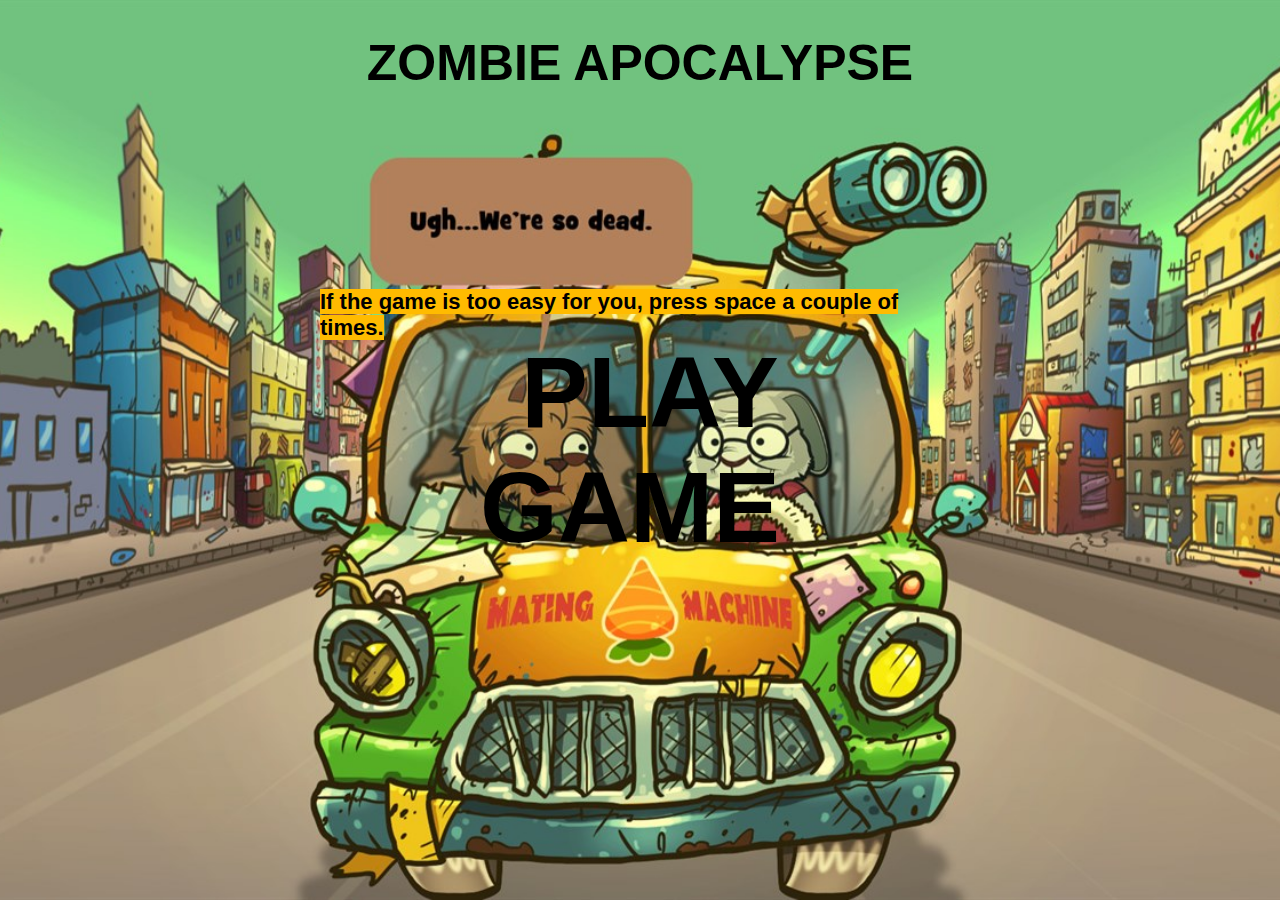
<file: video 5/index.html>
<!DOCTYPE html>
<html lang="en">

<head>
    
    <meta charset="UTF-8">
    <meta http-equiv="X-UA-Compatible" content="IE=edge">
    <meta name="viewport" content="width=device-width, initial-scale=1.0">
    <title>Meny</title>

    <link rel="stylesheet" href="style.css"> <!-- Länkar till CSS -->

</head>

<body>
    
    <h1>ZOMBIE APOCALYPSE</h1> <!-- Rubrik -->
    <button class="meny"> <!-- En knapp med en klass döpt meny -->
        <a href="spel.html" class="meny-text">PLAY GAME</a> <!-- Anchor element som tar sig til sidan som man spelar på -->
    </button>

    <div class="instructions">
        <h3 class="info"><mark>If the game is too easy for you, press space a couple of times.</mark></h3> <!-- Med elementet mark kan man lätt markera text och styla om i css om man inte vill ha grundgärgen gul  -->
    </div>
    
</body>

</html>
</file>
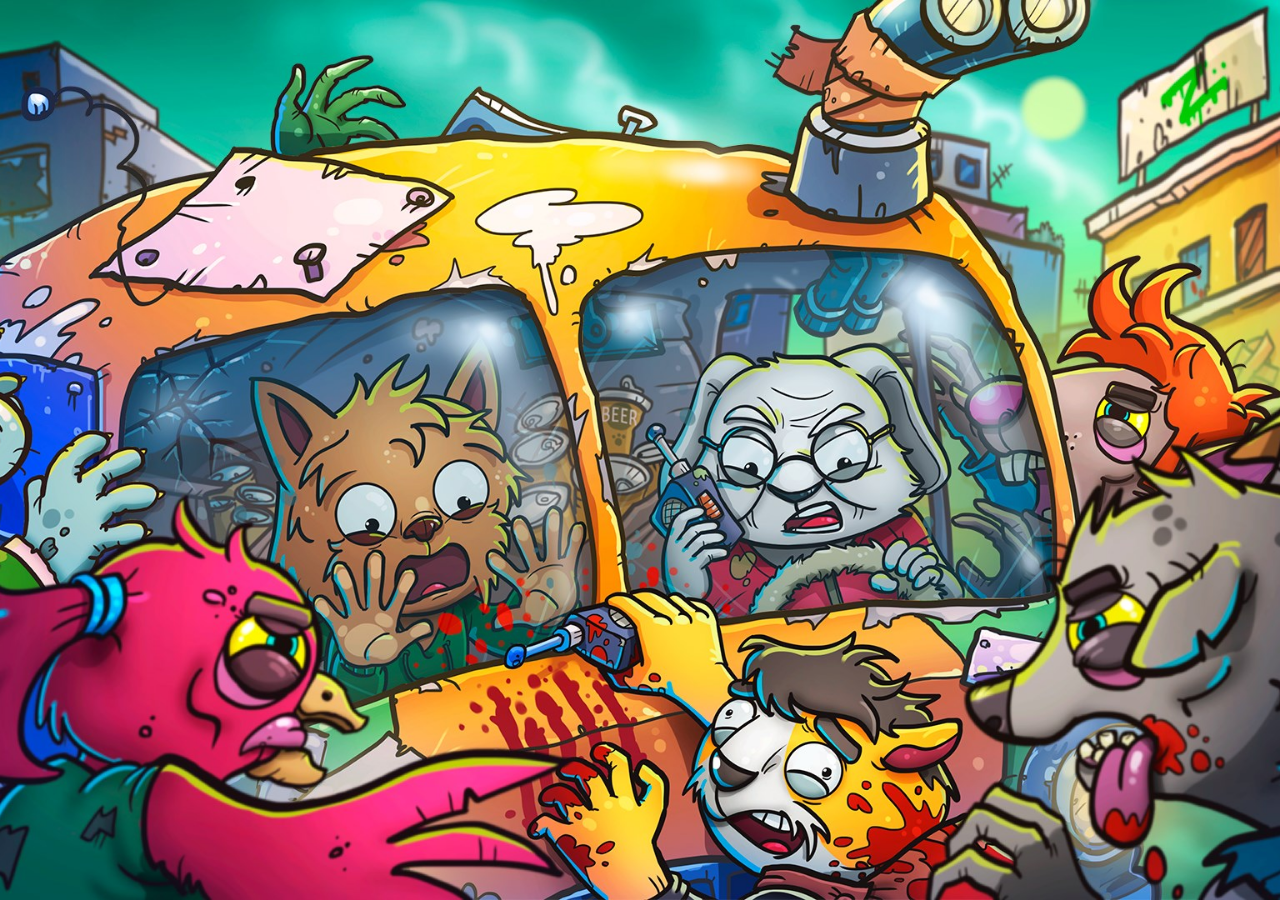
<file: video 5/spel.html>
<!DOCTYPE html>
<html lang="en">
<head>

    <script src="https://koda.nu/simple.js"> // Länkar till biblioteket som koda.nu har skapat så att jag kan koda med kod som bara finns i deras bibliotek
     
        var audio = new Audio('arkanoid.mp3'); // Filen arkanoid.mp3 är en ljudfil, variabeln är döpt till audio 
        audio.volume = 0.4; // Volymen på ljudfilen är satt till 40% 

        hideMouse(); // Gömmer mus när spelet startar så man endast ser bilden på mario 

        var zombies = []; // Tom lista vid namn zombies

        var i = 0; // Räkningsvariabel som bestämmer hur många gånger min loop ska loopas

        while (i < 10) // När i är mindre än 10 gör den det nedanför som är innanför måsvingarna
        {
          zombies.push({x: random(totalWidth) , // Zombie kommer någonstans på hela skärmen (slumpmässig x-kordinat) 
                        y: random(totalHeight) , // Zombie kommer någonstans på hela skärmen (slumpmässig y-kordinat) 
                        speed: random(1,8)}); // Alla zombies får en bestämd hastighet som slumpas mellan 1-8 

          i += 1; // i blir större och större varje gång loopen loopas, när i = 10 så gäller inte längre denna loop
        }
        
        function update() // En update funktion är nodvändig då zombiesarna ska röra på sig
        {
          audio.play(); // Varibeln audio ska börjas spela 

          clearScreen(); // Rensar skärmen för att det inte ska lagga 

          var i = 0; // Räkningsvariabel som bestämmer hur många gånger min loop ska loopas

          while (i < 10) // // När i är mindre än 10 gör den det nedanför som är innanför måsvingarna
          {
            var zombie = zombies[i]; // Hämta zombie med indexeringen i, först är i 0 sedan 1, 2, 3 osv upp till 10 (kommer hämta alla zombies)
          
            picture(zombie.x, zombie.y, "https://media.discordapp.net/attachments/832520998623510589/832535819931746354/New_Project_21.png"); // Bild till zombiesarna (Yoshi) som sätts ut på rätt x- och y-kordinat
            picture(mouse.x, mouse.y, "https://cdn.discordapp.com/attachments/690567379947880489/831858880367689748/New_Project_20.png"); // Bild till musen (Mario) som sätts ut på rätt x- och y-kordinat
          
            if (zombie.x < mouse.x) // Om zombiens x-kordinat är mindre än musens x-kordinat så är zombien till vänster om musen och måste öka sin x-kordinat 
              zombie.x += zombie.speed; // Öka i x-led
            else // Om zombiens x-kordinat inte är mindre än musens x-kordinat så är zombien till höger om musen och måste minska sin x-kordinat 
              zombie.x -= zombie.speed; // Minska i x-led 
          
            if (zombie.y < mouse.y) // Om zombiens y-kordinat är mindre än musens y-kordinat så är zombien över musen och måste öka sin y-kordinat (origo är uppe i vänstra hörnet) 
              zombie.y += zombie.speed; // Öka i y-led 
            else // Om zombiens y-kordinat inte är mindre än musens y-kordinat så är zombien under musen och måste minska sin y-kordinat (origo är uppe i vänstra hörnet)
              zombie.y -= zombie.speed; // Minska i y-led 

            if (keyboard.space) // Om mellanslagstangenten trycks ned medför det att 
            {
              zombie.speed=zombie.speed + 2 // alla zombies slumphastighet adderas med 2              
            }
          
            if (distance(mouse, zombie) < 15) // Om avtåndet mellan Mario (musen) och Yoshi (zombiesarna) är mindre än 15 pixlar medför det att
            {
              audio.pause(); //audion (ljudfilen) pausas,
              stopUpdate(); // update funktionen stoppas och alla karaktärer i spelet har förlorat sin rörelseförmåga,
              alert("Game over! Click OK and you will get back to the menu."); // alert kommer upp som visar att spelaren förlorat,
              showMouse(); // musen visas igen för att kunna klicka på OK
              window.location.href = "index.html"; // och när man klickar på OK lokaliserar den href:en index.html som tar en till menyn/startsidan
            }

            i += 1; // i blir större och större varje gång loopen loopas, när i = 10 så gäller inte längre denna loop
          } // Här är måsvingen som avslutar hela while-loopen 
        } // Här är måsvingen som avslutar hela update funktionen
      
      </script> 

    <meta charset="UTF-8">
    <meta http-equiv="X-UA-Compatible" content="IE=edge">
    <meta name="viewport" content="width=device-width, initial-scale=1.0">
    <title>Zombie Apocalypse</title> <!-- Titel som står i taben -->
  
</head>
<body>
    
</body>
</html>

<style> /* Lite css för bakgrunden */

  html {
      background: url("bakgarena.jpg") no-repeat center center fixed; /* Bakgrund som inte repeterar sig och är centrerad */
      background-size: cover; /* Hela bakgrunden ska omfattas av url:en */
  }

</style>
</file>
<file: video 5/style.css>
* {
    font-family: -apple-system, BlinkMacSystemFont, 'Segoe UI', Roboto, Oxygen, Ubuntu, Cantarell, 'Open Sans', 'Helvetica Neue', sans-serif; /* Hela dokumentet använder sig av fonten apple system */
}

html {
    background: url("gamepic.jpeg") no-repeat center center fixed; /* Bakgrund som inte repeterar sig och är centrerad */
    background-size: cover; /* Hela bakgrunden ska omfattas av url:en */
}

h1 {
    text-align: center; /* Ställer upp h1 på en linje som är centrerad i mitten av skärmen */
    font-size: 50px; /* Sätter text-storleken till 50 pixlar */ 
}

.meny {
    position: absolute; /* Placerat relativt närmaste placerade förfader */
    left: 50%; /* Drar sig 50% från vänster */
    top: 50%; /* Drar sig 50% från toppen */
    transform: translate(-50%, -50%); /* Låter än rotera, flytta, skala m.m. */
    padding: 20px; /* Gör ett område om sig som sträcker sig 20 pixlar */
    background: transparent; /* Knappen har ingen färg utan man ser bara texten */
    border: none; /* Gör så att man inte kan se området paddingen sträcker sig som utgör knappen */
    transition: 0.3s; /* 0,3 sekunders fördröjning när man hovrar över knapp */
}

.meny:hover {
    letter-spacing: 2px; /* Bokstäverna separerar 2 pixlar mellan sig när man hovrar över knappen */
}
.meny-text {
    color: black; /* Svart text */
    font-size: 100px; /* Sätter text-storleken till 100 pixlar */ 
    font-weight: 800; /* Sätter text-tjockleken till 800 */ 
    text-decoration: none; /* Texten har ingen grund-dekoration som HTML sätter */
    padding: 20px; /* Gör ett område om sig som sträcker sig 20 pixlar */
}

.instructions {
    padding: 0px; /* Gör ett område om sig som sträcker sig 0 pixlar */
    position: absolute; /* Placerat relativt närmaste placerade förfader */
    left: 50%; /* Drar sig 50% från vänster */
    top: 35%; /* Drar sig 35% från toppen */
    transform: translate(-50%, -50%); /* Låter än rotera, flytta, skala m.m. */
}

.info {
    color: black; /* Svart text */
    font-size: 22px; /* Sätter text-storleken till 22 pixlar */ 
    font-weight: 700; /* Sätter text-tjockleken till 800 */
    padding: 0px; /* Gör ett område om sig som sträcker sig 0 pixlar */
}

mark {
    background-color:#ffbb00; /* Med elementet mark kan man lätt markera text och sedan markera */
}
</file>
